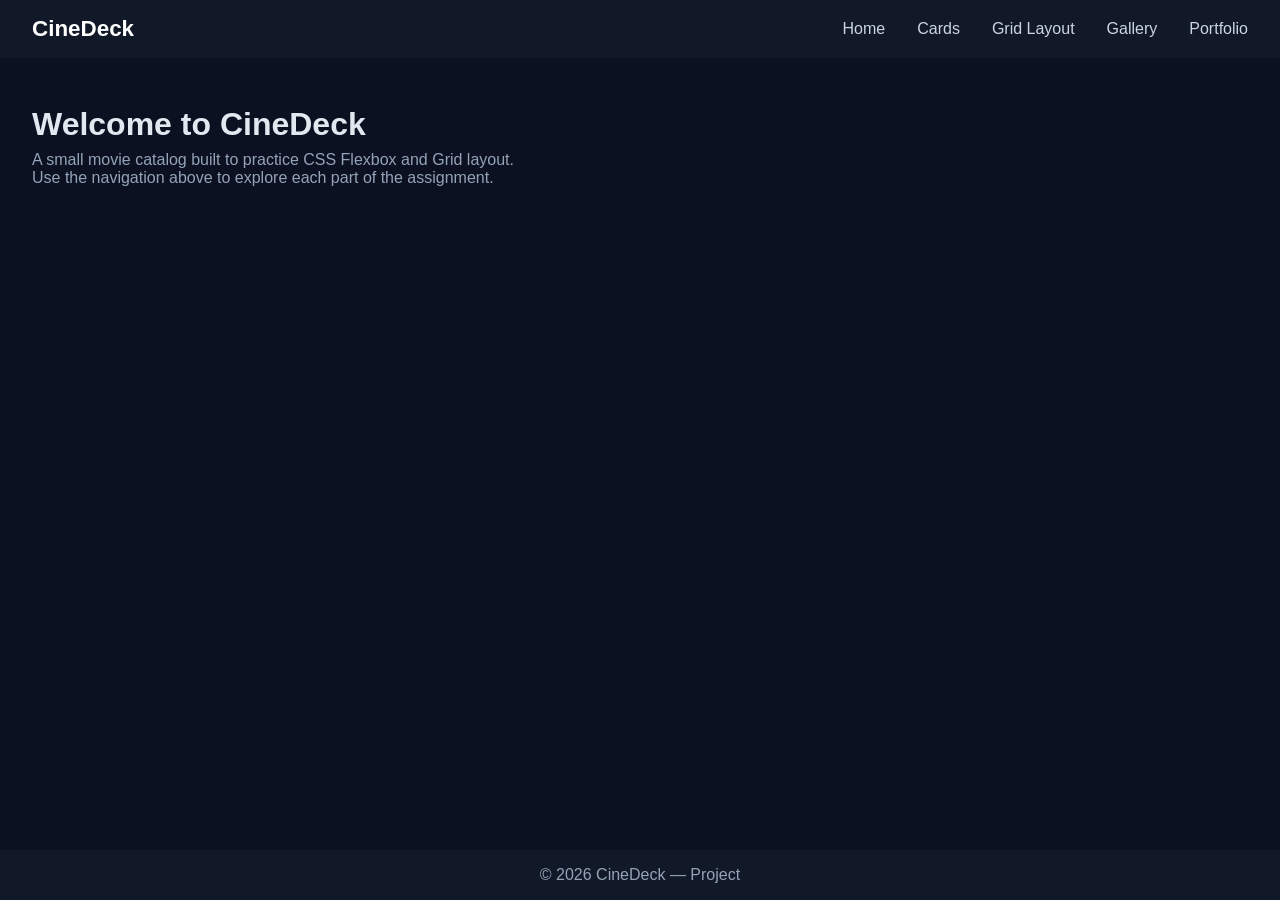
<file: index.html>
<!doctype html>
<html lang="en">
  <head>
    <meta charset="UTF-8" />
    <meta name="viewport" content="width=device-width, initial-scale=1.0" />
    <title>CineDeck — Home</title>
    <link rel="stylesheet" href="styles.css" />
  </head>
  <body>
    <div class="page-wrapper">
      <header class="site-header">
        <div class="logo">CineDeck</div>
        <nav class="main-nav">
          <ul class="nav-list">
            <li><a href="index.html">Home</a></li>
            <li><a href="task1/index.html">Cards</a></li>
            <li><a href="task2/index.html">Grid Layout</a></li>
            <li><a href="task3/index.html">Gallery</a></li>
            <li><a href="task4/index.html">Portfolio</a></li>
          </ul>
        </nav>
      </header>

      <main class="page-content">
        <h1>Welcome to CineDeck</h1>
        <p class="section-lead">
          A small movie catalog built to practice CSS Flexbox and Grid layout.
          Use the navigation above to explore each part of the assignment.
        </p>
      </main>

      <footer class="site-footer">
        <p>&copy; 2026 CineDeck — Project</p>
      </footer>
    </div>
  </body>
</html>
</file>
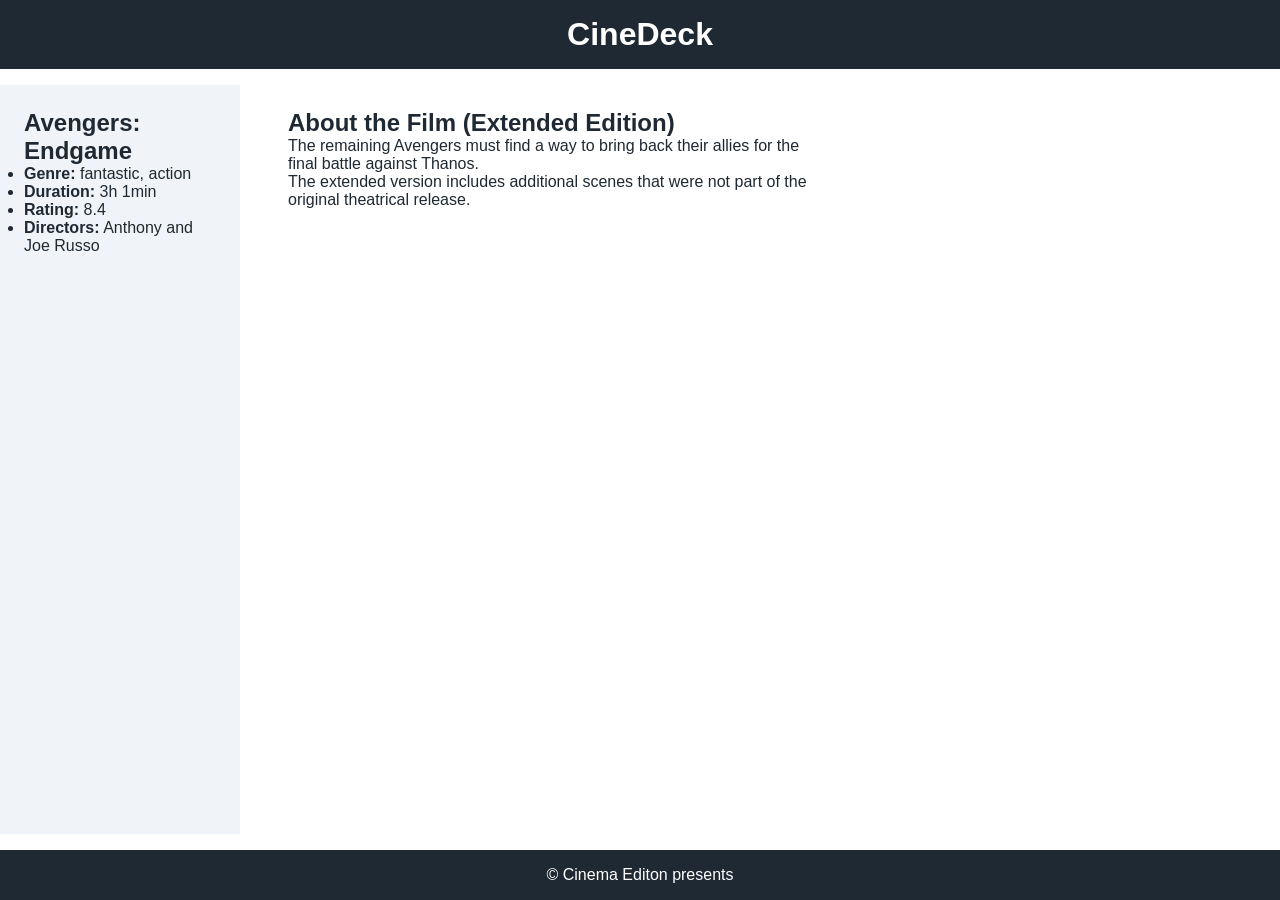
<file: task2/index.html>
<!doctype html>
<html lang="en">
  <head>
    <meta charset="UTF-8" />
    <meta name="viewport" content="width=device-width, initial-scale=1.0" />
    <title>CineDeck — Task 2: Movie Details</title>
    <link rel="stylesheet" href="styles.css" />
  </head>
  <body>
    <div class="page-grid">
      <header class="site-header">
        <h1>CineDeck</h1>
      </header>

      <aside class="sidebar">
        <h2>Avengers: Endgame</h2>
        <ul>
          <li><strong>Genre:</strong> fantastic, action</li>
          <li><strong>Duration:</strong> 3h 1min</li>
          <li><strong>Rating:</strong> 8.4</li>
          <li><strong>Directors:</strong> Anthony and Joe Russo</li>
        </ul>
      </aside>

      <main class="main-content">
        <h2>About the Film (Extended Edition)</h2>
        <p>
          The remaining Avengers must find a way to bring back their allies for
          the final battle against Thanos.
        </p>
        <p>
          The extended version includes additional scenes that were not part of
          the original theatrical release.
        </p>
      </main>

      <footer class="site-footer">
        <p>© Cinema Editon presents</p>
      </footer>
    </div>
  </body>
</html>
</file>
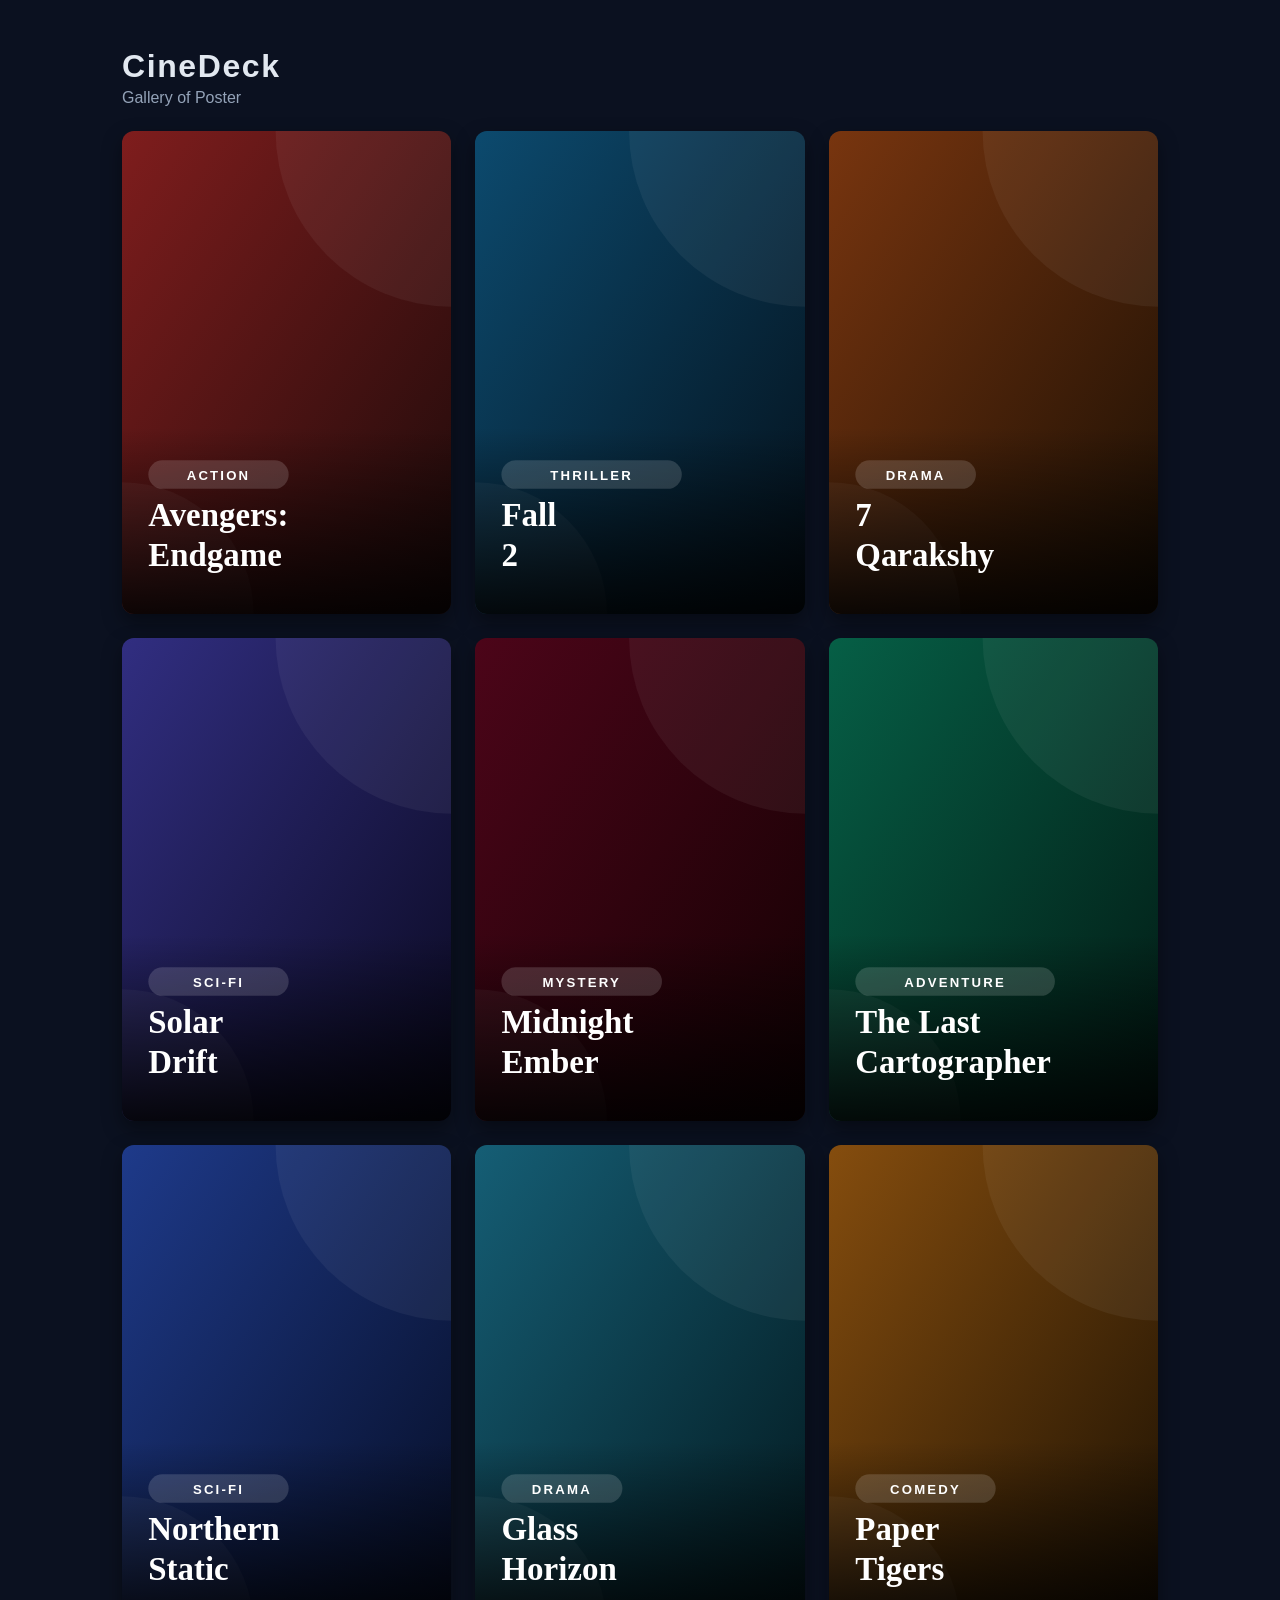
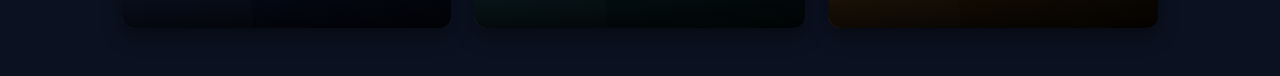
<file: task3/index.html>
<!doctype html>
<html lang="en">
  <head>
    <meta charset="UTF-8" />
    <meta name="viewport" content="width=device-width, initial-scale=1.0" />
    <title>CineDeck - Task 3: Poster Gallery</title>
    <link rel="stylesheet" href="styles.css" />
  </head>
  <body>
    <main class="page-content">
      <h1>CineDeck</h1>

      <p class="section-lead">Gallery of Poster</p>

      <section class="gallery">
        <div class="gallery-item">
          <img src="images/avengers-endgame.svg" alt="Avengers Poster" />
          <div class="gallery-caption">Avengers: Endgame</div>
        </div>

        <div class="gallery-item">
          <img src="images/fall-2.svg" />
          <div class="gallery-caption">Fall 2: Deadpoint</div>
        </div>

        <div class="gallery-item">
          <img src="images/7-qarakshy.svg" />
          <div class="gallery-caption">7 Қарақшы</div>
        </div>

        <div class="gallery-item">
          <img src="images/solar-drift.svg" />
          <div class="gallery-caption">Solar Drift</div>
        </div>

        <div class="gallery-item">
          <img src="images/midnight-ember.svg" />
          <div class="gallery-caption">Midnight Ember</div>
        </div>

        <div class="gallery-item">
          <img src="images/the-last-cartographer.svg" />
          <div class="gallery-caption">The Last Cartographer</div>
        </div>

        <div class="gallery-item">
          <img src="images/northern-static.svg" />
          <div class="gallery-caption">Northern Static</div>
        </div>

        <div class="gallery-item">
          <img src="images/glass-horizon.svg" />
          <div class="gallery-caption">Glass Horizon</div>
        </div>

        <div class="gallery-item">
          <img src="images/paper-tigers.svg" />
          <div class="gallery-caption">Paper Tigers</div>
        </div>
      </section>
    </main>
  </body>
</html>
</file>
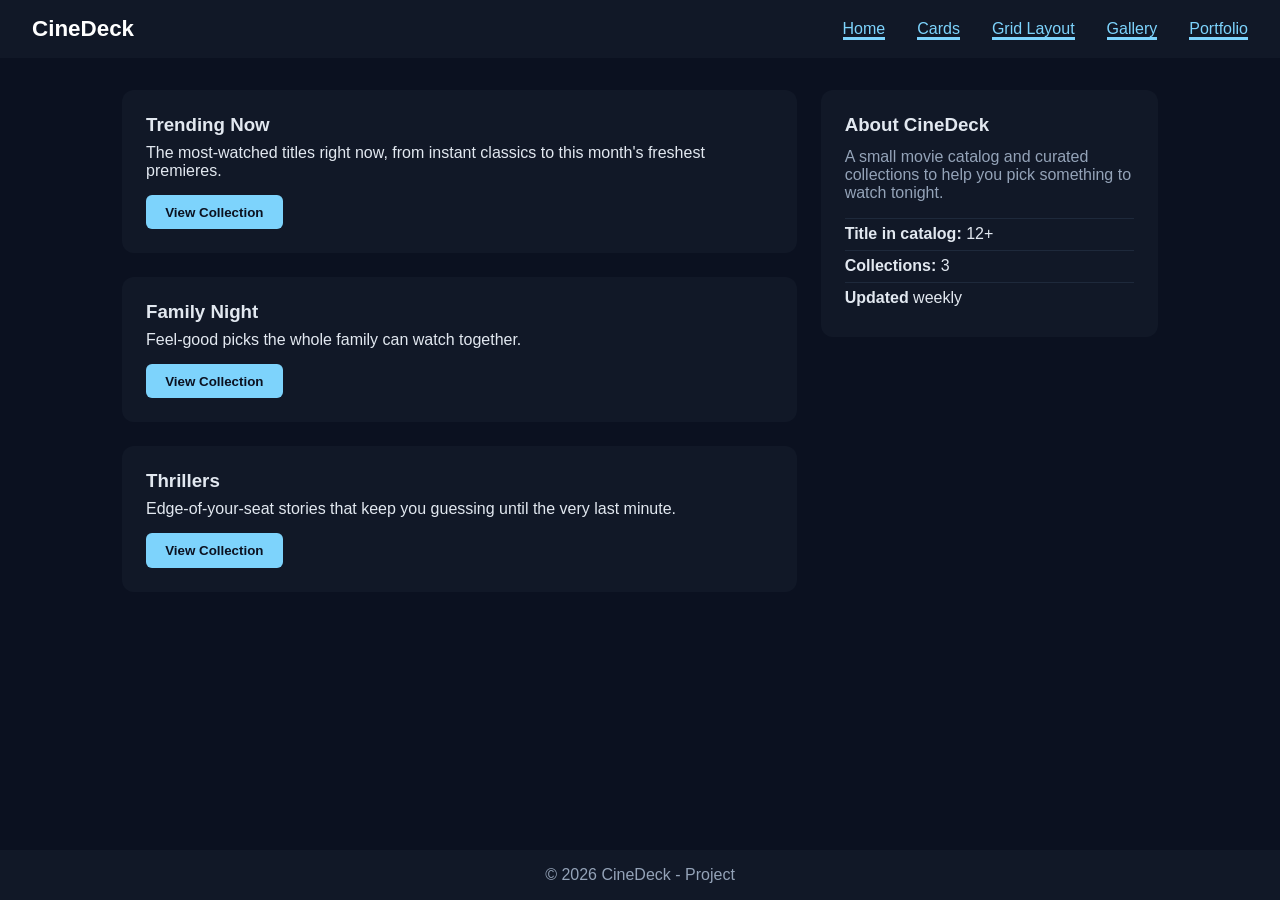
<file: task4/index.html>
<!doctype html>
<html lang="en">
  <head>
    <meta charset="UTF-8" />
    <meta name="viewport" content="width=device-width, initial-scale=1.0" />
    <title>Task4 -- Portfolio</title>
    <link rel="stylesheet" href="styles.css" />
  </head>
  <body>
    <div class="page-wrapper">
      <header class="site-header">
        <div class="logo">CineDeck</div>
        <nav main-nav>
          <ul class="nav-list">
            <li><a href="../index.html">Home</a></li>
            <li><a href="../task1/index.html">Cards</a></li>
            <li><a href="../task2/index.html">Grid Layout</a></li>
            <li><a href="../task3/index.html">Gallery</a></li>
            <li><a href="index.html">Portfolio</a></li>
          </ul>
        </nav>
      </header>

      <div class="main-layout">
        <section class="project">
          <article class="project-card">
            <h3>Trending Now</h3>
            <p>
              The most-watched titles right now, from instant classics to this
              month's freshest premieres.
            </p>
            <button>View Collection</button>
          </article>

          <article class="project-card">
            <h3>Family Night</h3>
            <p>Feel-good picks the whole family can watch together.</p>
            <button>View Collection</button>
          </article>

          <article class="project-card">
            <h3>Thrillers</h3>
            <p>
              Edge-of-your-seat stories that keep you guessing until the very
              last minute.
            </p>
            <button>View Collection</button>
          </article>
        </section>

        <aside class="sidebar">
          <h3>About CineDeck</h3>
          <p>
            A small movie catalog and curated collections to help you pick
            something to watch tonight.
          </p>

          <ul class="sidebar-facts">
            <li><strong>Title in catalog:</strong> 12+</li>
            <li><strong>Collections:</strong> 3</li>
            <li><strong>Updated</strong> weekly</li>
          </ul>
        </aside>
      </div>

      <footer class="site-footer">
        <p>&copy; 2026 CineDeck - Project</p>
      </footer>
    </div>
  </body>
</html>
</file>
<file: styles.css>
* {
  margin: 0;
  padding: 0;
  box-sizing: border-box;
}

body {
  font-family: "Segoe UI", Arial, sans-serif;
  background: #0b1120;
  color: #e2e8f0;
}

.page-wrapper {
  display: grid;
  grid-template-rows: auto 1fr auto;
  min-height: 100vh;
}

.site-header {
  display: flex;
  justify-content: space-between;
  align-items: center;
  padding: 1rem 2rem;
  background: #111827;
}

.logo {
  font-size: 1.4rem;
  font-weight: 700;
  color: #ffffff;
}

.nav-list {
  display: flex;
  align-items: center;
  gap: 2rem;
  list-style: none;
}

.nav-list a {
  color: #cbd5e1;
  text-decoration: none;
}

.nav-list a:hover {
  color: #7dd3fc;
}

.page-content {
  padding: 3rem 2rem;
}
.page-content h1 {
  margin-bottom: 0.5rem;
}

.section-lead {
  color: #94a3b8;
  max-width: 500px;
}

.site-footer {
  background: #111827;
  color: #94a3b8;
  text-align: center;
  padding: 1rem 2rem;
}
</file>
<file: task2/styles.css>
* {
  margin: 0;
  padding: 0;
  box-sizing: border-box;
}

body {
  font-family: "Segoe UI", Arial, sans-serif;
  color: #1f2933;
}

.page-grid {
  display: grid;

  grid-template-columns: 240px 1fr;
  grid-template-rows: auto 1fr auto;

  grid-template-areas:
    "header header"
    "sidebar main"
    "footer footer";

  min-height: 100vh;
  gap: 1rem;
}

.site-header {
  grid-area: header;
  background: #1f2933;
  color: #fff;
  padding: 1rem 2rem;
  text-align: center;
}

.sidebar {
  grid-area: sidebar;
  background: #f0f4f8;
  padding: 1.5rem;
}

.main-content {
  grid-area: main;
  padding: 1.5rem 2rem;
  max-width: 600px;
}
.site-footer {
  grid-area: footer;
  background: #1f2933;
  color: #fff;
  padding: 1rem 2rem;
  text-align: center;
}
</file>
<file: task3/styles.css>
* {
  margin: 0;
  padding: 0;
  box-sizing: border-box;
}

body {
  font-family: Arial, Helvetica, sans-serif;
  background: #0b1120;
  color: #e2e8f0;
}

.page-content {
  padding: 3rem 2rem;
  max-width: 1100px;
  margin: 0 auto;
}

.page-content h1 {
  letter-spacing: 0.05em;
  margin-bottom: 0.25rem;
}

.section-lead {
  color: #94a3b8;
  margin-bottom: 1.5rem;
}

.gallery {
  display: grid;
  grid-template-columns: repeat(3, 1fr);
  gap: 1.5rem;
}

.gallery-item {
  position: relative;
  overflow: hidden;
  border-radius: 12px;
  aspect-ratio: 300/440;
  box-shadow: 0 8px 20px rgba(0, 0, 0, 0.4);
  transition: transform 0.3s ease;
}
.gallery-item:hover {
  transform: translateY(-8px);
}

.gallery-item img {
  width: 100%;
  height: 100%;
  object-fit: cover;
  display: block;
}

.gallery-caption {
  position: absolute;
  inset: 0; /*top: 0; right: 0; bottom: 0; left: 0;*/
  background: rgba(0, 0, 0, 0.7);
  color: #ffffff;
  display: flex;
  align-items: center;
  justify-content: center;
  font-size: 1.1rem;
  text-align: center;
  padding: 1rem;
  opacity: 0;
  transition: opacity 0.25s ease;
}

.gallery-item:hover .gallery-caption {
  opacity: 1;
}
</file>
<file: task4/styles.css>
* {
  margin: 0;
  padding: 0;
  box-sizing: border-box;
}
body {
  font-family: Arial, Helvetica, sans-serif;
  background: #0b1120;
  color: #e2e8f0;
}

.page-wrapper {
  display: grid;
  grid-template-rows: auto 1fr auto;
  min-height: 100vh;
}

.site-header {
  display: flex;
  justify-content: space-between;
  align-items: center;
  padding: 1rem 2rem;
  background: #111827;
}

.logo {
  font-size: 1.4rem;
  font-weight: 700;
  color: #ffffff;
}

.nav-list {
  display: flex;
  align-items: center;
  gap: 2rem;
  list-style: none;
}
.nav-list a {
  color: #7dd3fc;
  text-decoration: none;
  border-bottom: solid;
}

.main-layout {
  display: grid;
  grid-template-columns: 2fr 1fr;
  gap: 1.5rem;
  padding: 2rem;
  max-width: 1100px;
  margin: 0 auto;
  width: 100%;
}

.project {
  display: flex;
  flex-direction: column;
  gap: 1.5rem;
}

.project-card {
  display: flex;
  flex-direction: column;
  background: #111827;
  border-radius: 12px;
  padding: 1.5rem;
}

.project-card h3 {
  margin-bottom: 0.5rem;
}

.project-card button {
  align-self: flex-start;
  padding: 0.6rem 1.2rem;
  border: none;
  border-radius: 6px;
  background: #7dd3fc;
  color: #0b1120;
  font-weight: 600;
  cursor: pointer;
  margin-top: 15px;
}

.sidebar {
  background: #111827;
  border-radius: 12px;
  padding: 1.5rem;
  align-self: self-start;
}

.sidebar h3 {
  margin-bottom: 0.75rem;
}

.sidebar p {
  color: #94a3b8;
  margin-bottom: 1rem;
}

.sidebar-facts {
  list-style: none;
}

.sidebar-facts li {
  padding: 0.4rem 0;
  border-top: 1px solid #1e293b;
}

.site-footer {
  background: #111827;
  color: #94a3b8;
  text-align: center;
  padding: 1rem 2rem;
}
</file>
